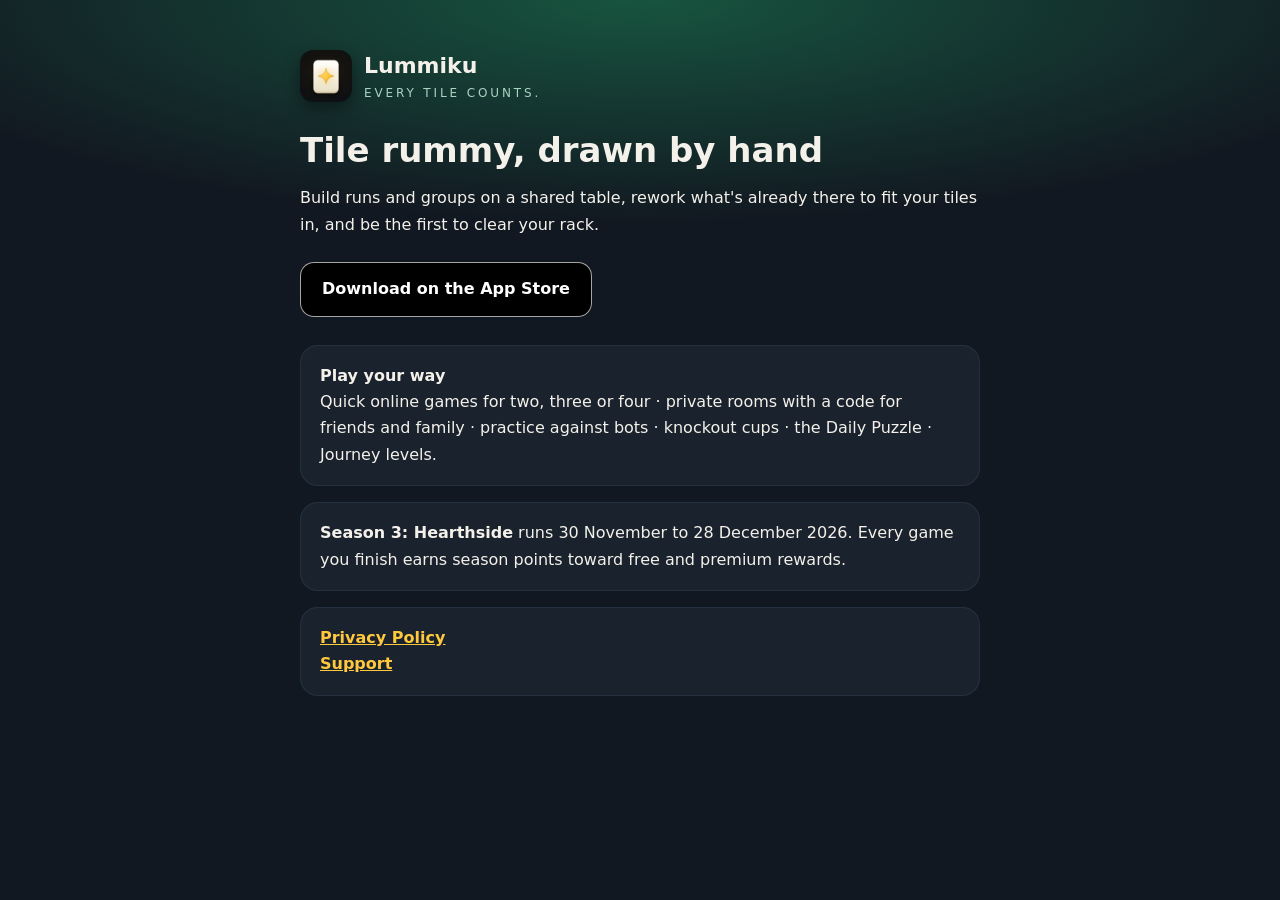
<file: index.html>
<!doctype html><html lang="en"><head><meta charset="utf-8"><meta name="viewport" content="width=device-width,initial-scale=1">
<title>Lummiku: Tile Rummy for iPhone and iPad</title>
<meta name="description" content="Lummiku is classic tile rummy, drawn by hand. Build runs and groups, rework the table, and play quick online games, private rooms with friends, cups and a daily puzzle. Free on the App Store.">
<meta name="apple-itunes-app" content="app-id=6818628873">
<meta property="og:title" content="Lummiku: Tile Rummy">
<meta property="og:description" content="Classic tile rummy, drawn by hand. Play online, with friends, or against bots. Free on iPhone and iPad.">
<meta property="og:image" content="https://lafygit.github.io/lumiku-site/icon.png">
<meta property="og:url" content="https://lafygit.github.io/lumiku-site/">
<meta name="twitter:card" content="summary">
<link rel="stylesheet" href="style.css"><link rel="icon" href="icon.png"></head>
<body><main><header><img src="icon.png" alt=""><div><div class="n">Lummiku</div><div class="t">Every tile counts.</div></div></header>
<h1>Tile rummy, drawn by hand</h1>
<p>Build runs and groups on a shared table, rework what's already there to fit your tiles in, and be the first to clear your rack.</p>
<p><a class="store" href="https://apps.apple.com/app/id6818628873">Download on the App Store</a></p>
<div class="card">
<b>Play your way</b><br>
Quick online games for two, three or four · private rooms with a code for friends and family · practice against bots · knockout cups · the Daily Puzzle · Journey levels.
</div>
<div class="card">
<b>Season 3: Hearthside</b> runs 30 November to 28 December 2026. Every game you finish earns season points toward free and premium rewards.
</div>
<div class="card"><a href="privacy.html">Privacy Policy</a><br><a href="support.html">Support</a></div></main></body></html>
</file>
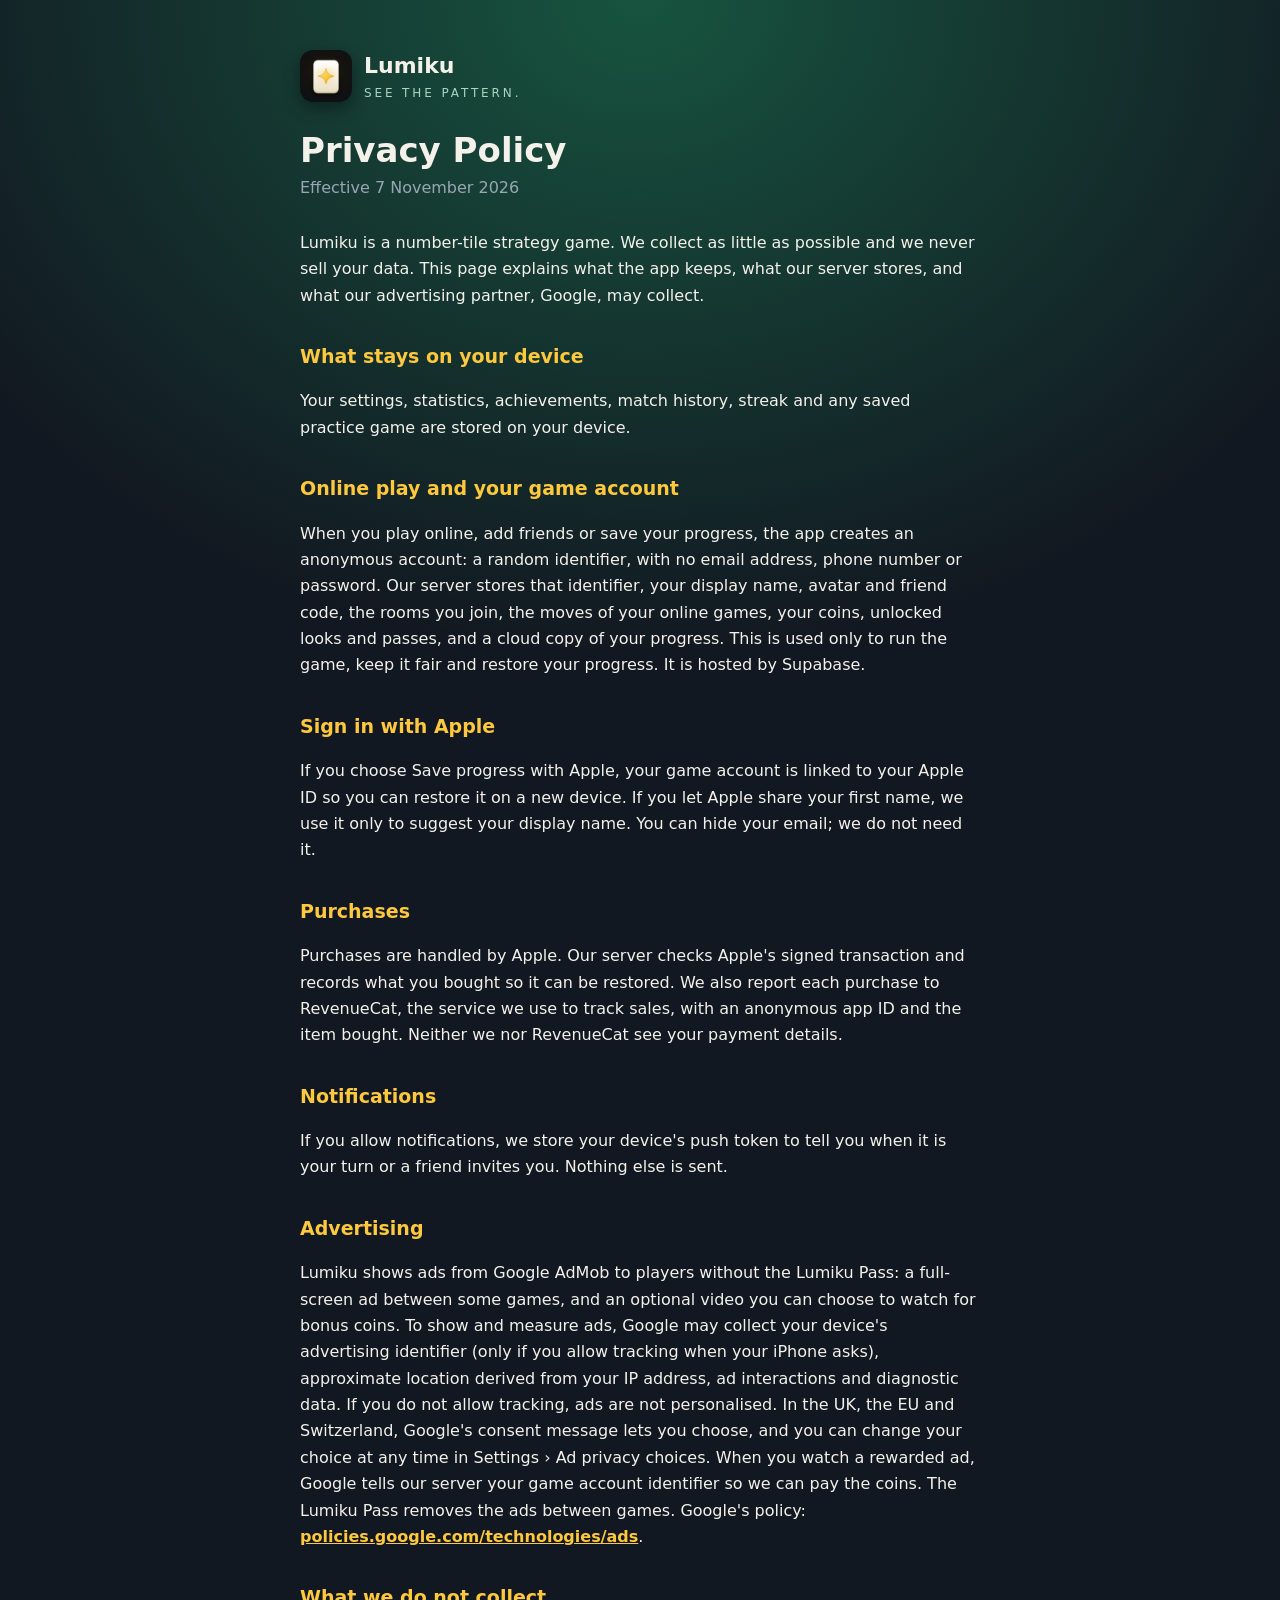
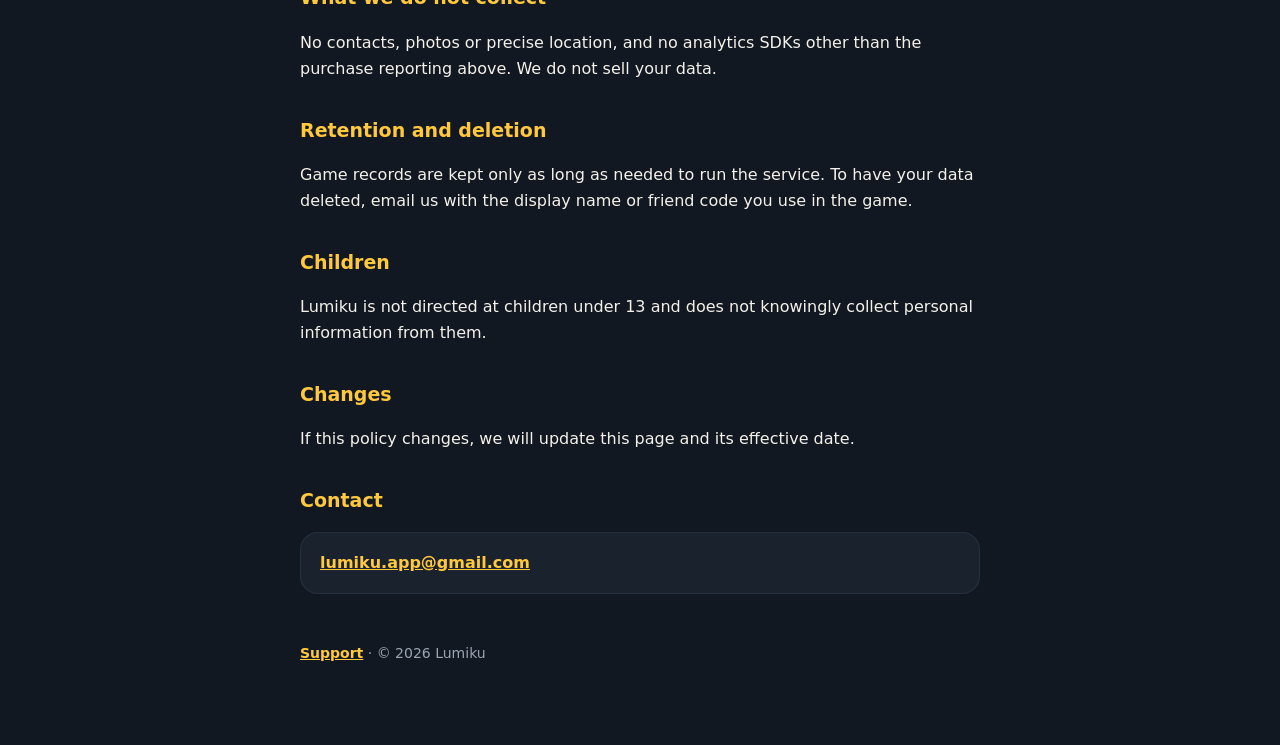
<file: privacy.html>
<!doctype html>
<html lang="en"><head><meta charset="utf-8"><meta name="viewport" content="width=device-width,initial-scale=1"><meta name="apple-itunes-app" content="app-id=6818628873">
<title>Lumiku · Privacy Policy</title><link rel="stylesheet" href="style.css"><link rel="icon" href="icon.png"></head>
<body><main>
<header><img src="icon.png" alt=""><div><div class="n">Lumiku</div><div class="t">See the pattern.</div></div></header>
<h1>Privacy Policy</h1>
<p class="eff">Effective 7 November 2026</p>
<p>Lumiku is a number-tile strategy game. We collect as little as possible and we never sell your data. This page explains what the app keeps, what our server stores, and what our advertising partner, Google, may collect.</p>
<h2>What stays on your device</h2>
<p>Your settings, statistics, achievements, match history, streak and any saved practice game are stored on your device.</p>
<h2>Online play and your game account</h2>
<p>When you play online, add friends or save your progress, the app creates an anonymous account: a random identifier, with no email address, phone number or password. Our server stores that identifier, your display name, avatar and friend code, the rooms you join, the moves of your online games, your coins, unlocked looks and passes, and a cloud copy of your progress. This is used only to run the game, keep it fair and restore your progress. It is hosted by Supabase.</p>
<h2>Sign in with Apple</h2>
<p>If you choose Save progress with Apple, your game account is linked to your Apple ID so you can restore it on a new device. If you let Apple share your first name, we use it only to suggest your display name. You can hide your email; we do not need it.</p>
<h2>Purchases</h2>
<p>Purchases are handled by Apple. Our server checks Apple's signed transaction and records what you bought so it can be restored. We also report each purchase to RevenueCat, the service we use to track sales, with an anonymous app ID and the item bought. Neither we nor RevenueCat see your payment details.</p>
<h2>Notifications</h2>
<p>If you allow notifications, we store your device's push token to tell you when it is your turn or a friend invites you. Nothing else is sent.</p>
<h2>Advertising</h2>
<p>Lumiku shows ads from Google AdMob to players without the Lumiku Pass: a full-screen ad between some games, and an optional video you can choose to watch for bonus coins. To show and measure ads, Google may collect your device's advertising identifier (only if you allow tracking when your iPhone asks), approximate location derived from your IP address, ad interactions and diagnostic data. If you do not allow tracking, ads are not personalised. In the UK, the EU and Switzerland, Google's consent message lets you choose, and you can change your choice at any time in Settings › Ad privacy choices. When you watch a rewarded ad, Google tells our server your game account identifier so we can pay the coins. The Lumiku Pass removes the ads between games. Google's policy: <a href="https://policies.google.com/technologies/ads">policies.google.com/technologies/ads</a>.</p>
<h2>What we do not collect</h2>
<p>No contacts, photos or precise location, and no analytics SDKs other than the purchase reporting above. We do not sell your data.</p>
<h2>Retention and deletion</h2>
<p>Game records are kept only as long as needed to run the service. To have your data deleted, email us with the display name or friend code you use in the game.</p>
<h2>Children</h2>
<p>Lumiku is not directed at children under 13 and does not knowingly collect personal information from them.</p>
<h2>Changes</h2>
<p>If this policy changes, we will update this page and its effective date.</p>
<h2>Contact</h2>
<div class="card"><a href="mailto:lumiku.app@gmail.com">lumiku.app@gmail.com</a></div>
<footer><a href="support.html">Support</a> · © 2026 Lumiku</footer>
</main></body></html>
</file>
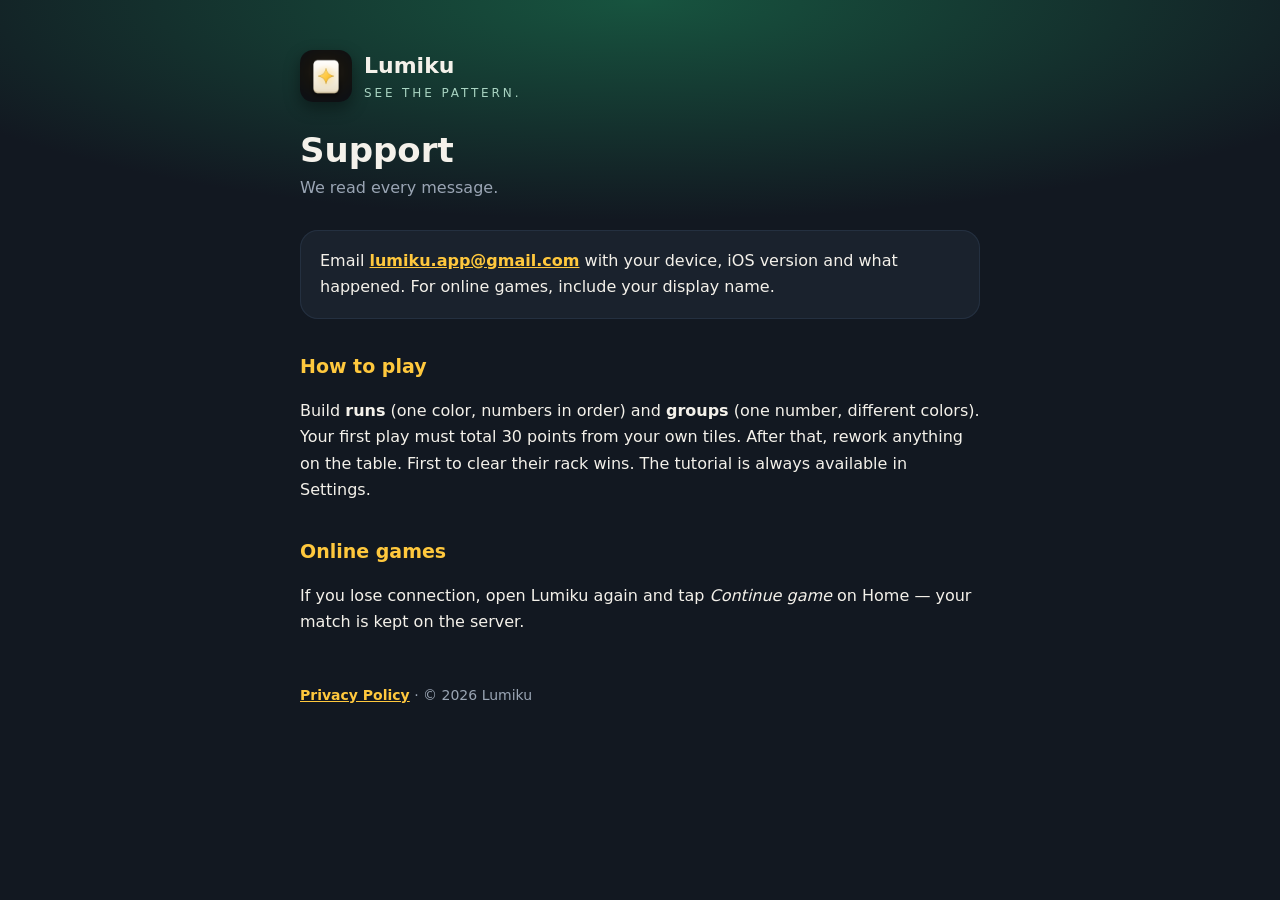
<file: support.html>
<!doctype html>
<html lang="en"><head><meta charset="utf-8"><meta name="viewport" content="width=device-width,initial-scale=1"><meta name="apple-itunes-app" content="app-id=6818628873">
<title>Lumiku · Support</title><link rel="stylesheet" href="style.css"><link rel="icon" href="icon.png"></head>
<body><main>
<header><img src="icon.png" alt=""><div><div class="n">Lumiku</div><div class="t">See the pattern.</div></div></header>
<h1>Support</h1>
<p class="eff">We read every message.</p>
<div class="card">Email <a href="mailto:lumiku.app@gmail.com">lumiku.app@gmail.com</a> with your device, iOS version and what happened. For online games, include your display name.</div>
<h2>How to play</h2>
<p>Build <strong>runs</strong> (one color, numbers in order) and <strong>groups</strong> (one number, different colors). Your first play must total 30 points from your own tiles. After that, rework anything on the table. First to clear their rack wins. The tutorial is always available in Settings.</p>
<h2>Online games</h2>
<p>If you lose connection, open Lumiku again and tap <em>Continue game</em> on Home — your match is kept on the server.</p>
<footer><a href="privacy.html">Privacy Policy</a> · © 2026 Lumiku</footer>
</main></body></html>
</file>
<file: style.css>
:root{--navy:#121821;--card:#1a222d;--line:#243040;--text:#f4f1ea;--muted:#9aa5b4;--lumi:#ffc83d}
*{box-sizing:border-box}
body{margin:0;background:radial-gradient(ellipse 90% 40% at 50% 0%,#17543f 0%,#121821 70%) no-repeat,#121821;color:var(--text);font:16px/1.65 -apple-system,BlinkMacSystemFont,"Segoe UI",system-ui,sans-serif}
main{max-width:720px;margin:0 auto;padding:48px 20px 80px}
header{display:flex;align-items:center;gap:12px;margin-bottom:28px}
header img{width:52px;height:52px;border-radius:13px;box-shadow:0 6px 16px rgba(0,0,0,.4)}
header .n{font-weight:800;font-size:22px}
header .t{font-size:12px;letter-spacing:.24em;text-transform:uppercase;color:#a9d4c2}
h1{font-size:34px;line-height:1.1;margin:0 0 6px}
.eff{color:var(--muted);margin:0 0 28px}
h2{font-size:19px;margin:32px 0 8px;color:var(--lumi)}
.card{background:var(--card);box-shadow:inset 0 0 0 1px var(--line);border-radius:18px;padding:18px 20px;margin:16px 0}
a{color:var(--lumi);font-weight:700}
footer{margin-top:48px;color:var(--muted);font-size:14px}
.store{display:inline-block;margin:8px 0 12px;padding:14px 22px;border-radius:14px;background:#000;color:#fff;box-shadow:inset 0 0 0 1px #a6a6a6;text-decoration:none;font-weight:700}
</file>
